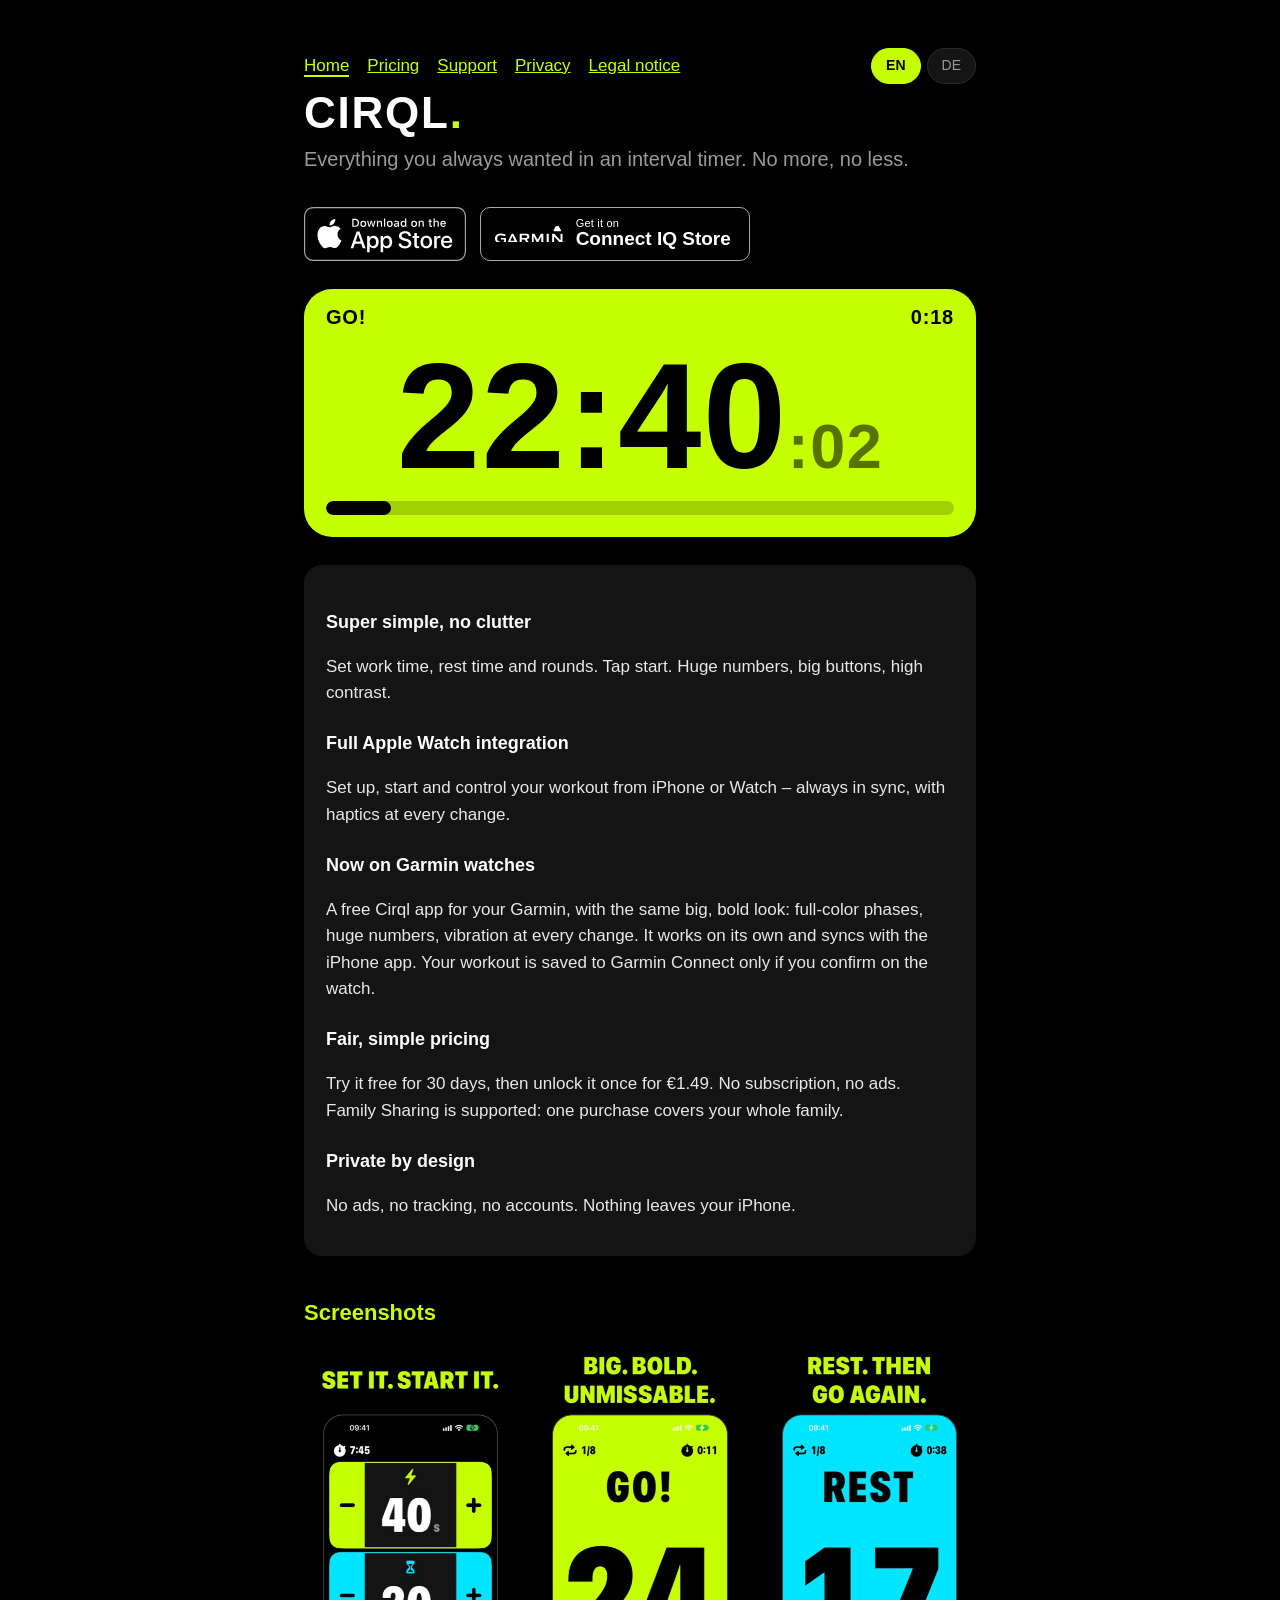
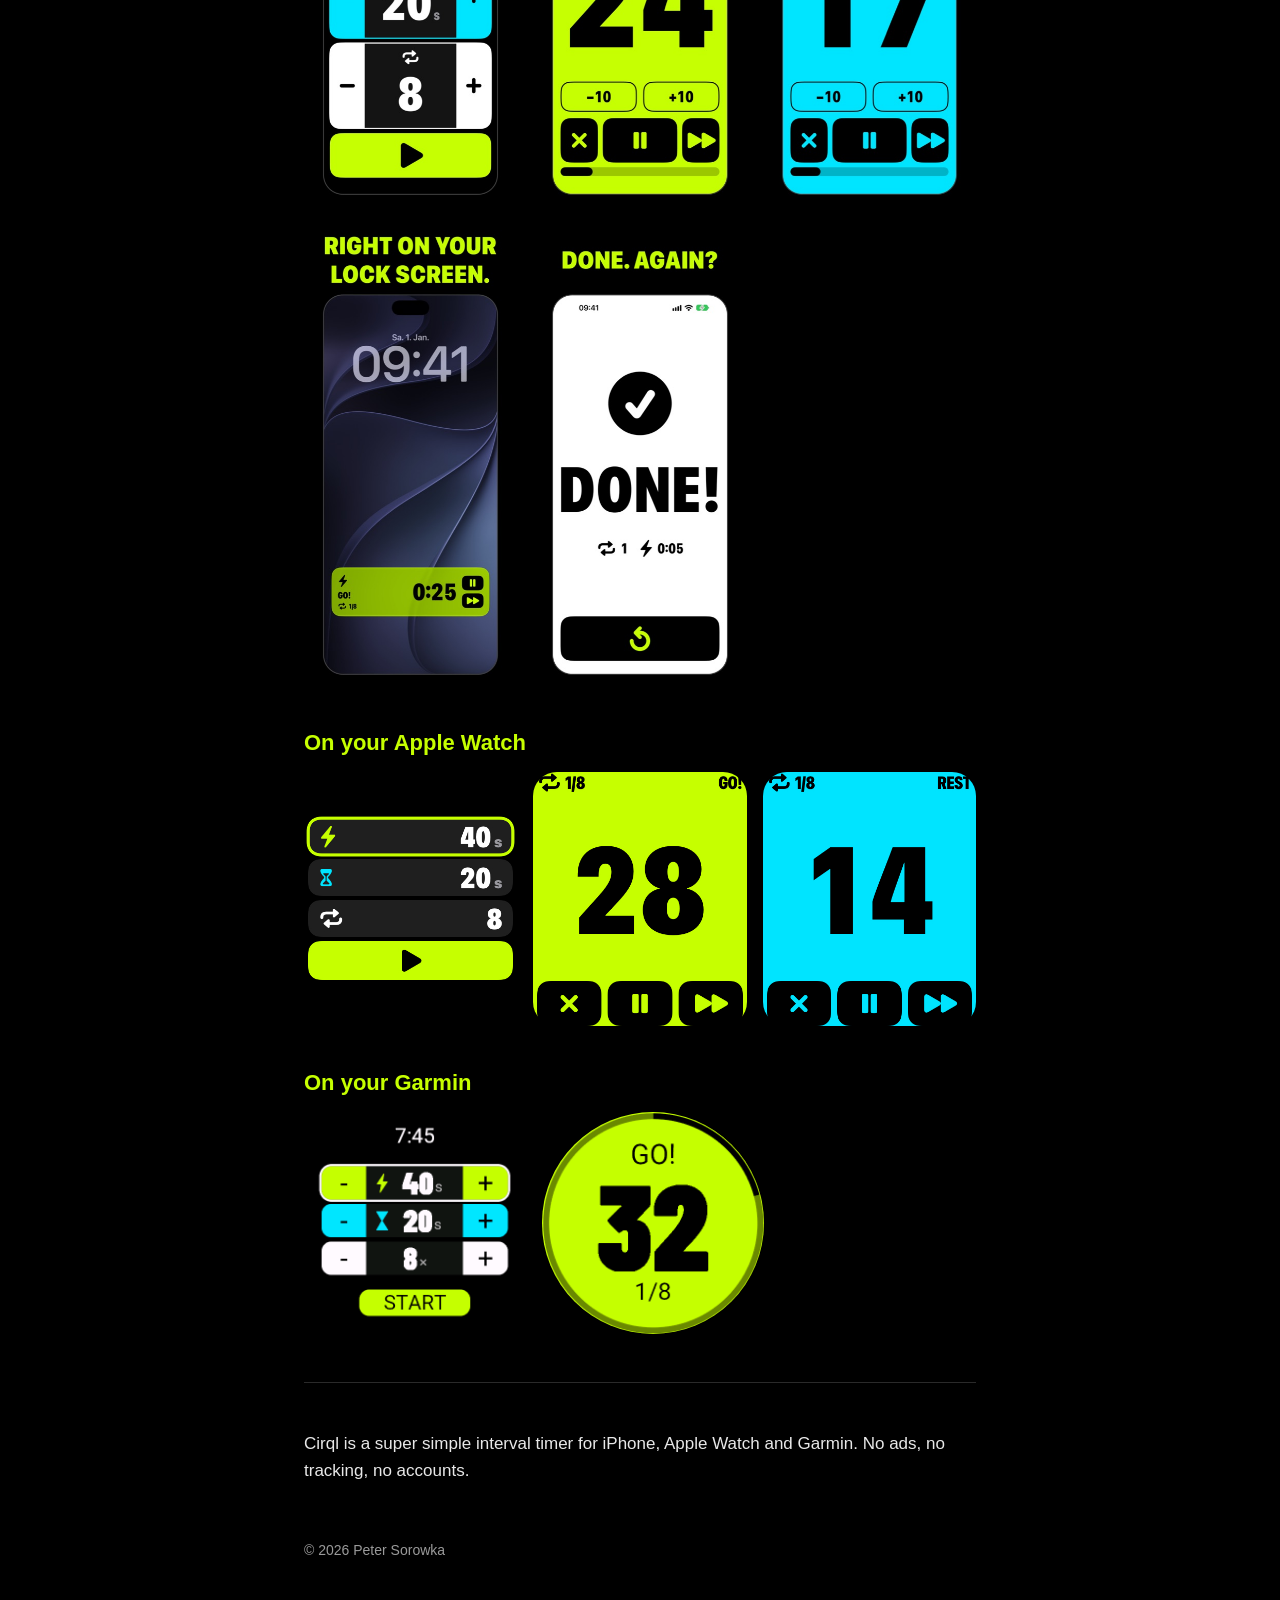
<file: index.html>
<!doctype html>
<html lang="en" data-lang="en">
<head>
<meta charset="utf-8"><meta name="viewport" content="width=device-width, initial-scale=1">
<title data-en="Cirql – Interval timer for iPhone, Apple Watch and Garmin" data-de="Cirql – Intervall-Timer für iPhone, Apple Watch und Garmin">Cirql – Interval timer for iPhone, Apple Watch and Garmin</title>
<meta name="description" content="Cirql is a super simple interval timer for iPhone, Apple Watch and Garmin watches. No ads, no tracking, no accounts.">
<link rel="icon" type="image/png" sizes="32x32" href="favicon-32.png"><link rel="icon" type="image/png" sizes="192x192" href="icon-192.png"><link rel="apple-touch-icon" href="apple-touch-icon.png">
<link rel="stylesheet" href="style.css">
<script src="lang.js"></script>
</head>
<body><main>
<div class="topbar"><nav><a href="index.html" aria-current="page"><span class="en">Home</span><span class="de">Start</span></a><a href="pricing.html"><span class="en">Pricing</span><span class="de">Preis</span></a><a href="support.html">Support</a><a href="privacy.html"><span class="en">Privacy</span><span class="de">Datenschutz</span></a><a href="impressum.html"><span class="en">Legal notice</span><span class="de">Impressum</span></a></nav><div class="lang" role="group" aria-label="Language"><button type="button" data-set-lang="en">EN</button><button type="button" data-set-lang="de">DE</button></div></div>
<h1>Cirql<span>.</span></h1>
<p class="lead"><span class="en">Everything you always wanted in an interval timer. No more, no less.</span><span class="de">Alles, was du dir von einem Intervall-Timer wünschst. Nicht mehr, nicht weniger.</span></p>
<div class="stores">
<a class="badge" href="https://apps.apple.com/us/app/cirql-just-intervals/id6831637604"><img class="en" src="img/appstore-en.svg" alt="Download on the App Store"><img class="de" src="img/appstore-de.svg" alt="Laden im App Store"></a>
<a class="badge garmin" href="https://apps.garmin.com/apps/1a6cc368-e240-49f0-b8cd-693457006400"><img src="img/garmin.svg" alt="Garmin" class="logo"><span><small><span class="en">Get it on</span><span class="de">Jetzt laden im</span></small>Connect IQ Store</span></a>
</div>
<div class="clock" id="clock" aria-label="Current time">
<div class="top"><span id="phase">GO!</span><span id="sec">0:00</span></div>
<div class="time" id="time">00:00<small>:00</small></div>
<div class="bar"><i id="bar"></i></div>
</div>
<div class="en">
<div class="card">
<h3>Super simple, no clutter</h3>
<p>Set work time, rest time and rounds. Tap start. Huge numbers, big buttons, high contrast.</p>
<h3>Full Apple Watch integration</h3>
<p>Set up, start and control your workout from iPhone or Watch – always in sync, with haptics at every change.</p>
<h3>Now on Garmin watches</h3>
<p>A free Cirql app for your Garmin, with the same big, bold look: full-color phases, huge numbers, vibration at every change. It works on its own and syncs with the iPhone app. Your workout is saved to Garmin Connect only if you confirm on the watch.</p>
<h3>Fair, simple pricing</h3>
<p>Try it free for 30 days, then unlock it once for €1.49. No subscription, no ads. Family Sharing is supported: one purchase covers your whole family. <span class="early">Installed in November 2026 or earlier? Cirql stays free for you forever.</span></p>
<h3>Private by design</h3>
<p>No ads, no tracking, no accounts. Nothing leaves your iPhone.</p>
</div>
</div>
<div class="de">
<div class="card">
<h3>Super einfach, ohne Ballast</h3>
<p>Trainingszeit, Pause und Runden einstellen. Start tippen. Riesige Zahlen, große Knöpfe, hoher Kontrast.</p>
<h3>Volle Apple-Watch-Integration</h3>
<p>Training an iPhone oder Watch einstellen, starten und steuern – immer synchron, mit Haptik bei jedem Wechsel.</p>
<h3>Jetzt auch für Garmin-Uhren</h3>
<p>Eine kostenlose Cirql-App für deine Garmin, im selben großen, kräftigen Look: Farbflächen je Phase, riesige Zahlen, Vibration bei jedem Wechsel. Sie läuft allein und synchronisiert sich mit der iPhone-App. Dein Training wird nur in Garmin Connect gespeichert, wenn du es auf der Uhr bestätigst.</p>
<h3>Fairer, einfacher Preis</h3>
<p>30 Tage kostenlos testen, danach einmalig für 1,49 € freischalten. Kein Abo, keine Werbung. Mit Familienfreigabe: ein Kauf gilt für die ganze Familie. <span class="early">Im November 2026 oder früher installiert? Dann bleibt Cirql für dich für immer kostenlos.</span></p>
<h3>Privat, von Grund auf</h3>
<p>Keine Werbung, kein Tracking, kein Konto. Nichts verlässt dein iPhone.</p>
</div>
</div>
<h2>Screenshots</h2>
<div class="shots en">
<img src="img/en-1-setup.jpg" alt="Set work time, rest time and rounds" loading="lazy">
<img src="img/en-2-work.jpg" alt="Work phase with huge countdown" loading="lazy">
<img src="img/en-3-rest.jpg" alt="Rest phase" loading="lazy">
<img src="img/en-4-lock.jpg" alt="Live Activity on the lock screen" loading="lazy">
<img src="img/en-5-done.jpg" alt="Workout done" loading="lazy">
</div>
<div class="shots de">
<img src="img/de-1-setup.jpg" alt="Trainingszeit, Pause und Runden einstellen" loading="lazy">
<img src="img/de-2-work.jpg" alt="Trainingsphase mit riesigem Countdown" loading="lazy">
<img src="img/de-3-rest.jpg" alt="Pausenphase" loading="lazy">
<img src="img/de-4-lock.jpg" alt="Live Activity auf dem Sperrbildschirm" loading="lazy">
<img src="img/de-5-done.jpg" alt="Training geschafft" loading="lazy">
</div>
<h2><span class="en">On your Apple Watch</span><span class="de">Auf deiner Apple Watch</span></h2>
<div class="shots watch">
<img src="img/applewatch-w3-setup.png" alt="Cirql on Apple Watch: set work time, rest time and rounds" loading="lazy" width="416" height="496">
<img src="img/applewatch-w1-work.png" alt="Cirql on Apple Watch: work phase with huge countdown" loading="lazy" width="416" height="496">
<img src="img/applewatch-w2-rest.png" alt="Cirql on Apple Watch: rest phase" loading="lazy" width="416" height="496">
</div>
<h2><span class="en">On your Garmin</span><span class="de">Auf deiner Garmin</span></h2>
<div class="shots garmin">
<img src="img/garmin-settings.png" alt="Cirql on a Garmin watch: set work time, rest time and rounds" loading="lazy" width="454" height="454">
<img src="img/garmin-run.png" alt="Cirql on a Garmin watch: work phase with huge countdown" loading="lazy" width="454" height="454">
</div>
<hr>
<p class="en">Cirql is a super simple interval timer for iPhone, Apple Watch and Garmin. No ads, no tracking, no accounts.</p>
<p class="de">Cirql ist ein super einfacher Intervall-Timer für iPhone, Apple Watch und Garmin. Keine Werbung, kein Tracking, kein Konto.</p>
<footer>© 2026 Peter Sorowka</footer>
<script>
// Early-Adopter-Hinweis verschwindet automatisch ab 1. Dezember 2026 (UTC).
if (Date.now() >= Date.UTC(2026, 11, 1)) document.querySelectorAll('.early').forEach(function (e) { e.remove(); });

(function(){
  var c=document.getElementById('clock'),t=document.getElementById('time'),ph=document.getElementById('phase'),sc=document.getElementById('sec'),bar=document.getElementById('bar');
  var p=function(n){return (n<10?'0':'')+n};
  function tick(){
    var d=new Date(),s=d.getSeconds(),ms=d.getMilliseconds(),pos=(s%30)+ms/1000,work=pos<20;
    t.innerHTML=p(d.getHours())+':'+p(d.getMinutes())+'<small>:'+p(s)+'</small>';
    c.classList.toggle('rest',!work);
    ph.textContent=work?'GO!':'REST';
    var left=Math.ceil(work?20-pos:30-pos);
    sc.textContent='0:'+p(left);
    bar.style.width=((work?pos/20:(pos-20)/10)*100)+'%';
  }
  tick(); setInterval(tick,100);
  })();
</script>
</main></body></html>
</file>
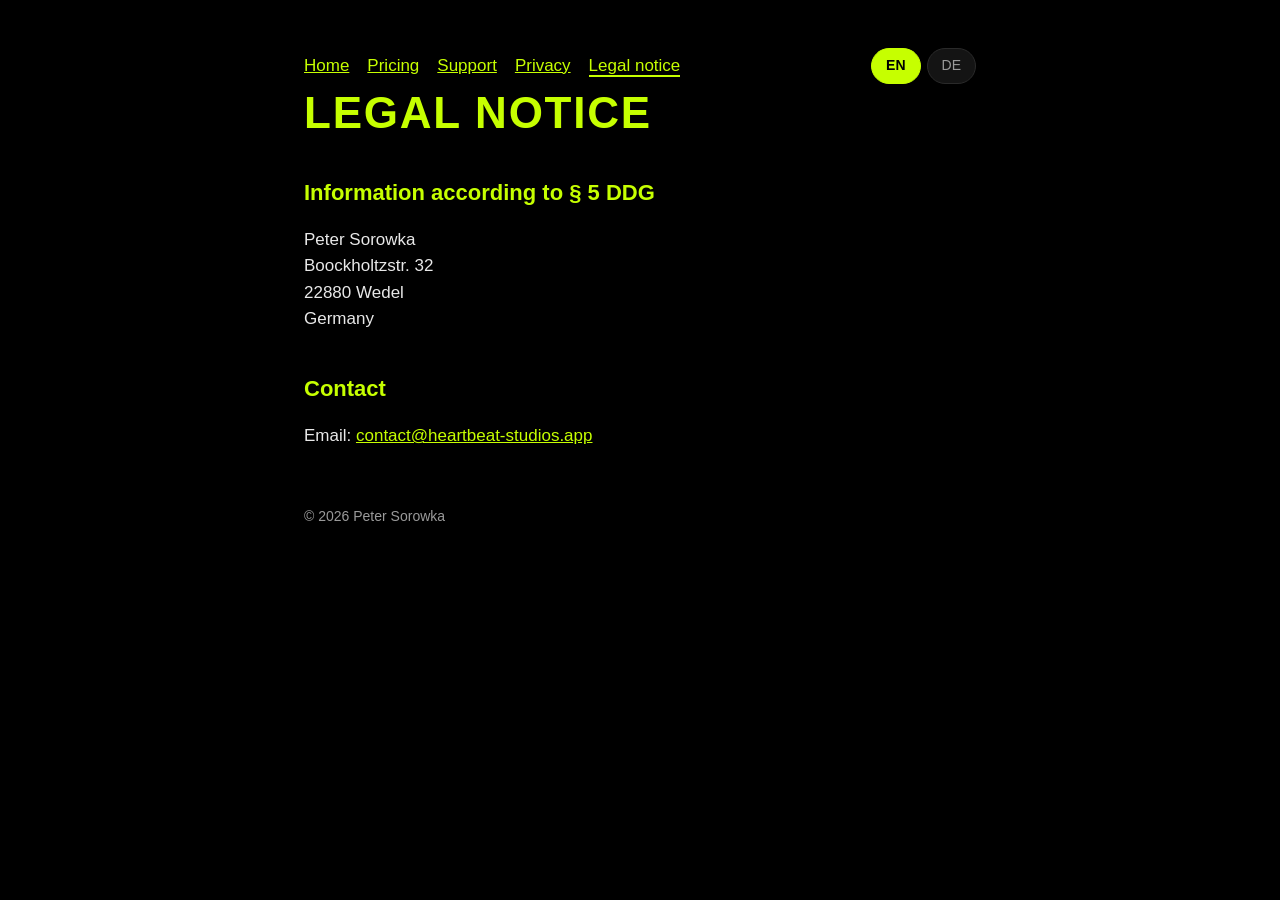
<file: impressum.html>
<!doctype html>
<html lang="en" data-lang="en">
<head>
<meta charset="utf-8"><meta name="viewport" content="width=device-width, initial-scale=1">
<title data-en="Cirql – Legal notice" data-de="Cirql – Impressum">Cirql – Legal notice</title>
<link rel="icon" type="image/png" sizes="32x32" href="favicon-32.png"><link rel="icon" type="image/png" sizes="192x192" href="icon-192.png"><link rel="apple-touch-icon" href="apple-touch-icon.png">
<link rel="stylesheet" href="style.css">
<script src="lang.js"></script>
</head>
<body><main>
<div class="topbar"><nav><a href="index.html"><span class="en">Home</span><span class="de">Start</span></a><a href="pricing.html"><span class="en">Pricing</span><span class="de">Preis</span></a><a href="support.html">Support</a><a href="privacy.html"><span class="en">Privacy</span><span class="de">Datenschutz</span></a><a href="impressum.html" aria-current="page"><span class="en">Legal notice</span><span class="de">Impressum</span></a></nav><div class="lang" role="group" aria-label="Language"><button type="button" data-set-lang="en">EN</button><button type="button" data-set-lang="de">DE</button></div></div>
<h1><span class="en">Legal notice</span><span class="de">Impressum</span></h1>
<div class="en">
<h2>Information according to § 5 DDG</h2>
<p>Peter Sorowka<br>Boockholtzstr. 32<br>22880 Wedel<br>Germany</p>
<h2>Contact</h2>
<p>Email: <a href="mailto:contact@heartbeat-studios.app">contact@heartbeat-studios.app</a></p>
</div>
<div class="de">
<h2>Angaben gemäß § 5 DDG</h2>
<p>Peter Sorowka<br>Boockholtzstr. 32<br>22880 Wedel<br>Deutschland</p>
<h2>Kontakt</h2>
<p>E-Mail: <a href="mailto:contact@heartbeat-studios.app">contact@heartbeat-studios.app</a></p>
</div>
<footer>© 2026 Peter Sorowka</footer>
</main></body></html>
</file>
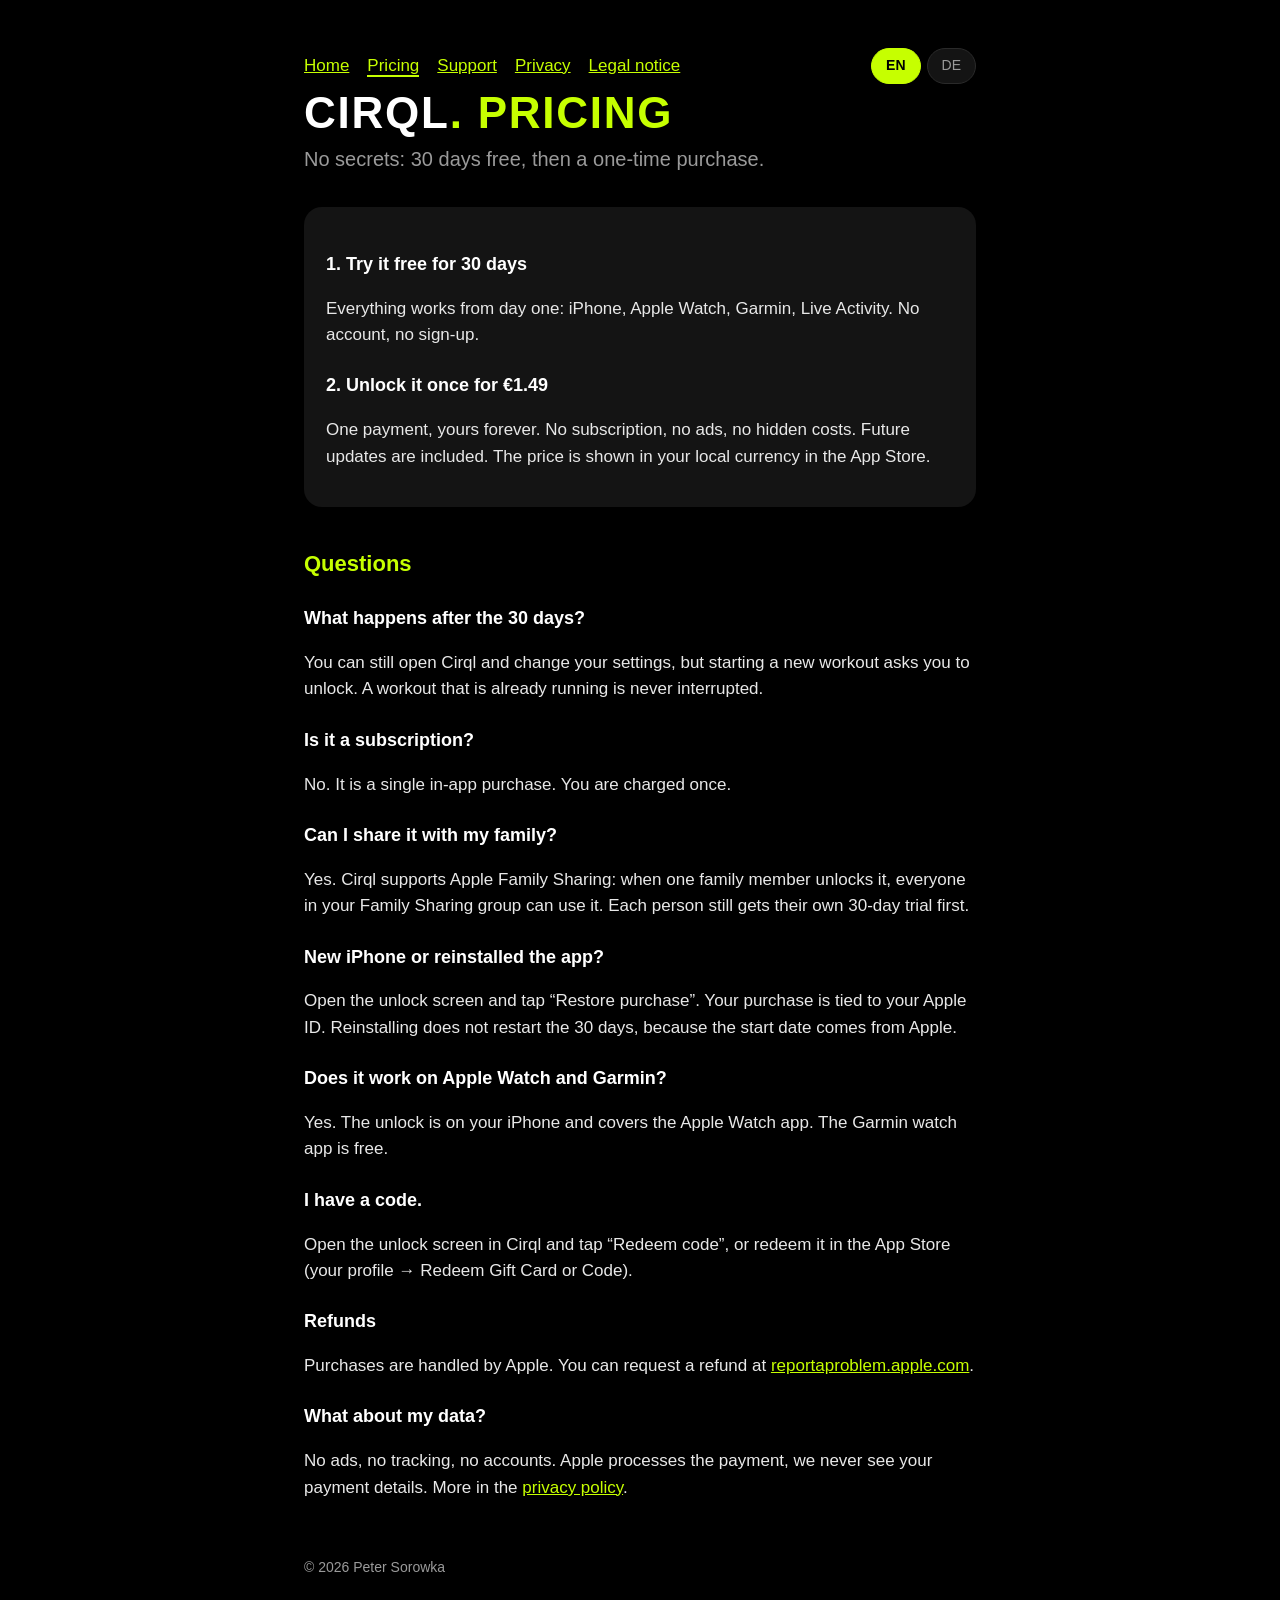
<file: pricing.html>
<!doctype html>
<html lang="en" data-lang="en">
<head>
<meta charset="utf-8"><meta name="viewport" content="width=device-width, initial-scale=1">
<title data-en="Cirql – Pricing" data-de="Cirql – Preis">Cirql – Pricing</title>
<meta name="description" content="Cirql: try it free for 30 days, then unlock it once for €1.49. No subscription, no ads.">
<link rel="icon" type="image/png" sizes="32x32" href="favicon-32.png"><link rel="icon" type="image/png" sizes="192x192" href="icon-192.png"><link rel="apple-touch-icon" href="apple-touch-icon.png">
<link rel="stylesheet" href="style.css">
<script src="lang.js"></script>
</head>
<body><main>
<div class="topbar"><nav><a href="index.html"><span class="en">Home</span><span class="de">Start</span></a><a href="pricing.html" aria-current="page"><span class="en">Pricing</span><span class="de">Preis</span></a><a href="support.html">Support</a><a href="privacy.html"><span class="en">Privacy</span><span class="de">Datenschutz</span></a><a href="impressum.html"><span class="en">Legal notice</span><span class="de">Impressum</span></a></nav><div class="lang" role="group" aria-label="Language"><button type="button" data-set-lang="en">EN</button><button type="button" data-set-lang="de">DE</button></div></div>
<h1>Cirql<span>.</span> <span class="en">Pricing</span><span class="de">Preis</span></h1>
<div class="en">
<p class="lead">No secrets: 30 days free, then a one-time purchase.</p>
<div class="card">
<h3>1. Try it free for 30 days</h3>
<p>Everything works from day one: iPhone, Apple Watch, Garmin, Live Activity. No account, no sign-up.</p>
<h3>2. Unlock it once for €1.49</h3>
<p>One payment, yours forever. No subscription, no ads, no hidden costs. Future updates are included. The price is shown in your local currency in the App Store.</p>
</div>
<p class="early"><b>Early adopters:</b> everyone who installs Cirql in November 2026 or earlier keeps it free forever. No purchase needed, ever.</p>

<h2>Questions</h2>
<h3>What happens after the 30 days?</h3>
<p>You can still open Cirql and change your settings, but starting a new workout asks you to unlock. A workout that is already running is never interrupted.</p>
<h3>Is it a subscription?</h3>
<p>No. It is a single in-app purchase. You are charged once.</p>
<h3>Can I share it with my family?</h3>
<p>Yes. Cirql supports Apple Family Sharing: when one family member unlocks it, everyone in your Family Sharing group can use it. Each person still gets their own 30-day trial first.</p>
<h3>New iPhone or reinstalled the app?</h3>
<p>Open the unlock screen and tap “Restore purchase”. Your purchase is tied to your Apple ID. Reinstalling does not restart the 30 days, because the start date comes from Apple.</p>
<h3>Does it work on Apple Watch and Garmin?</h3>
<p>Yes. The unlock is on your iPhone and covers the Apple Watch app. The Garmin watch app is free.</p>
<h3>I have a code.</h3>
<p>Open the unlock screen in Cirql and tap “Redeem code”, or redeem it in the App Store (your profile → Redeem Gift Card or Code).</p>
<h3>Refunds</h3>
<p>Purchases are handled by Apple. You can request a refund at <a href="https://reportaproblem.apple.com">reportaproblem.apple.com</a>.</p>
<h3>What about my data?</h3>
<p>No ads, no tracking, no accounts. Apple processes the payment, we never see your payment details. More in the <a href="privacy.html">privacy policy</a>.</p>
</div>
<div class="de">
<p class="lead">Keine Geheimnisse: 30 Tage kostenlos, danach ein einmaliger Kauf.</p>
<div class="card">
<h3>1. 30 Tage kostenlos testen</h3>
<p>Vom ersten Tag an funktioniert alles: iPhone, Apple Watch, Garmin, Live-Aktivität. Kein Konto, keine Anmeldung.</p>
<h3>2. Einmalig für 1,49 € freischalten</h3>
<p>Eine Zahlung, für immer deins. Kein Abo, keine Werbung, keine versteckten Kosten. Künftige Updates sind inklusive. Der Preis wird im App Store in deiner Landeswährung angezeigt.</p>
</div>
<p class="early"><b>Early Adopter:</b> Wer Cirql im November 2026 oder früher installiert, behält es für immer kostenlos. Ein Kauf ist nie nötig.</p>

<h2>Fragen</h2>
<h3>Was passiert nach den 30 Tagen?</h3>
<p>Du kannst Cirql weiterhin öffnen und deine Einstellungen ändern, aber zum Starten eines neuen Trainings musst du freischalten. Ein bereits laufendes Training wird nie unterbrochen.</p>
<h3>Ist das ein Abo?</h3>
<p>Nein. Es ist ein einzelner In-App-Kauf. Du zahlst einmal.</p>
<h3>Kann ich es mit meiner Familie teilen?</h3>
<p>Ja. Cirql unterstützt die Apple-Familienfreigabe: Schaltet ein Familienmitglied frei, können alle in deiner Familienfreigabe es nutzen. Jede Person bekommt trotzdem zuerst ihre eigenen 30 Testtage.</p>
<h3>Neues iPhone oder App neu installiert?</h3>
<p>Öffne den Freischalt-Bildschirm und tippe auf „Restore purchase“ (Kauf wiederherstellen). Dein Kauf hängt an deiner Apple-ID. Eine Neuinstallation startet die 30 Tage nicht neu, denn das Startdatum kommt von Apple.</p>
<h3>Gilt es auch für Apple Watch und Garmin?</h3>
<p>Ja. Die Freischaltung liegt auf dem iPhone und deckt die Apple-Watch-App ab. Die Garmin-App ist kostenlos.</p>
<h3>Ich habe einen Code.</h3>
<p>Öffne in Cirql den Freischalt-Bildschirm und tippe auf „Redeem code“ (Code einlösen), oder löse ihn im App Store ein (dein Profil → Geschenkkarte oder Code einlösen).</p>
<h3>Rückerstattung</h3>
<p>Käufe werden von Apple abgewickelt. Eine Rückerstattung beantragst du unter <a href="https://reportaproblem.apple.com">reportaproblem.apple.com</a>.</p>
<h3>Und meine Daten?</h3>
<p>Keine Werbung, kein Tracking, keine Konten. Die Zahlung verarbeitet Apple, deine Zahlungsdaten sehen wir nie. Mehr in der <a href="privacy.html">Datenschutzerklärung</a>.</p>
</div>
<footer>© 2026 Peter Sorowka</footer>
<script>
// Early-Adopter-Hinweis verschwindet automatisch ab 1. Dezember 2026 (UTC).
if (Date.now() >= Date.UTC(2026, 11, 1)) document.querySelectorAll('.early').forEach(function (e) { e.remove(); });
</script>
</main></body></html>
</file>
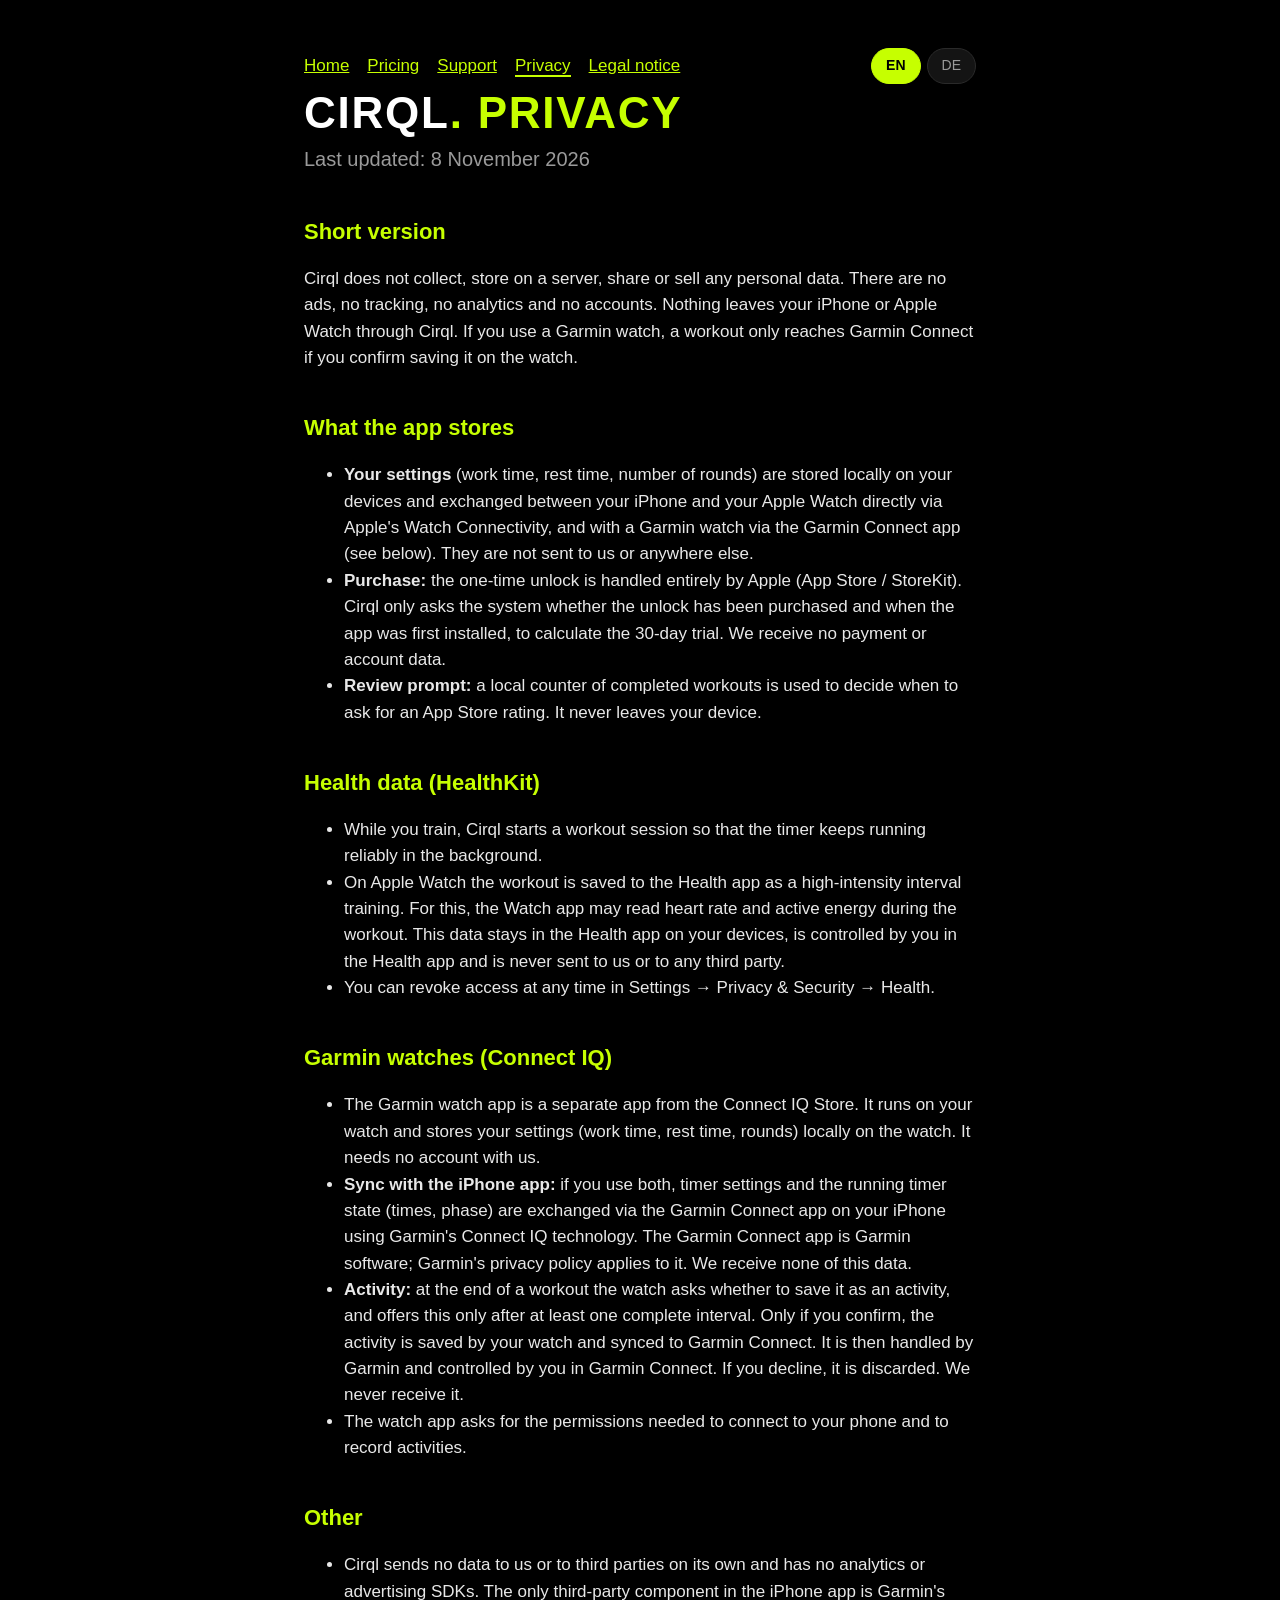
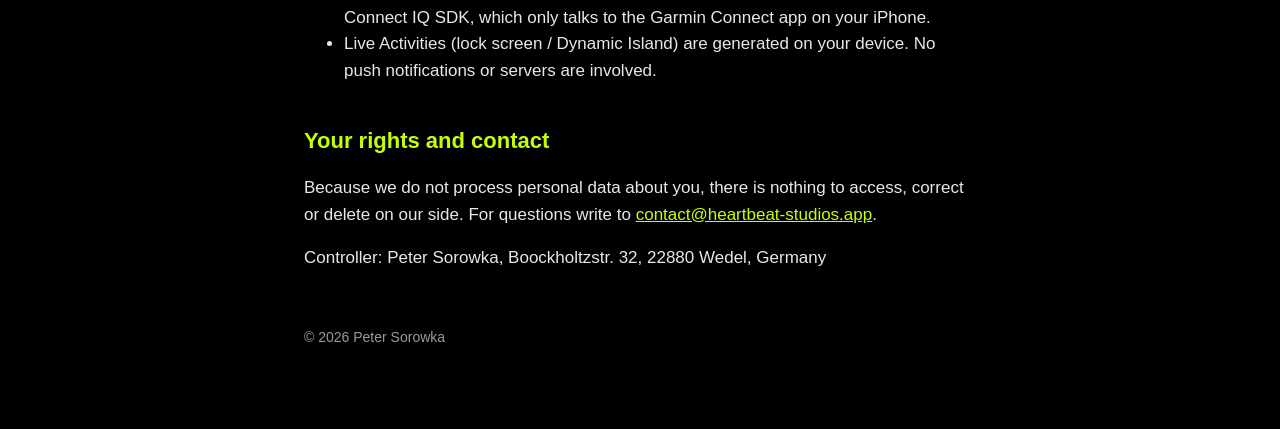
<file: privacy.html>
<!doctype html>
<html lang="en" data-lang="en">
<head>
<meta charset="utf-8"><meta name="viewport" content="width=device-width, initial-scale=1">
<title data-en="Cirql – Privacy Policy" data-de="Cirql – Datenschutzerklärung">Cirql – Privacy Policy</title>
<link rel="icon" type="image/png" sizes="32x32" href="favicon-32.png"><link rel="icon" type="image/png" sizes="192x192" href="icon-192.png"><link rel="apple-touch-icon" href="apple-touch-icon.png">
<link rel="stylesheet" href="style.css">
<script src="lang.js"></script>
</head>
<body><main>
<div class="topbar"><nav><a href="index.html"><span class="en">Home</span><span class="de">Start</span></a><a href="pricing.html"><span class="en">Pricing</span><span class="de">Preis</span></a><a href="support.html">Support</a><a href="privacy.html" aria-current="page"><span class="en">Privacy</span><span class="de">Datenschutz</span></a><a href="impressum.html"><span class="en">Legal notice</span><span class="de">Impressum</span></a></nav><div class="lang" role="group" aria-label="Language"><button type="button" data-set-lang="en">EN</button><button type="button" data-set-lang="de">DE</button></div></div>
<h1>Cirql<span>.</span> <span class="en">Privacy</span><span class="de">Datenschutz</span></h1>
<div class="en">
<p class="lead">Last updated: 8 November 2026</p>

<h2>Short version</h2>
<p>Cirql does not collect, store on a server, share or sell any personal data. There are no ads, no tracking, no analytics and no accounts. Nothing leaves your iPhone or Apple Watch through Cirql. If you use a Garmin watch, a workout only reaches Garmin Connect if you confirm saving it on the watch.</p>

<h2>What the app stores</h2>
<ul>
<li><b>Your settings</b> (work time, rest time, number of rounds) are stored locally on your devices and exchanged between your iPhone and your Apple Watch directly via Apple's Watch Connectivity, and with a Garmin watch via the Garmin Connect app (see below). They are not sent to us or anywhere else.</li>
<li><b>Purchase:</b> the one-time unlock is handled entirely by Apple (App Store / StoreKit). Cirql only asks the system whether the unlock has been purchased and when the app was first installed, to calculate the 30-day trial. We receive no payment or account data.</li>
<li><b>Review prompt:</b> a local counter of completed workouts is used to decide when to ask for an App Store rating. It never leaves your device.</li>
</ul>

<h2>Health data (HealthKit)</h2>
<ul>
<li>While you train, Cirql starts a workout session so that the timer keeps running reliably in the background.</li>
<li>On Apple Watch the workout is saved to the Health app as a high-intensity interval training. For this, the Watch app may read heart rate and active energy during the workout. This data stays in the Health app on your devices, is controlled by you in the Health app and is never sent to us or to any third party.</li>
<li>You can revoke access at any time in Settings → Privacy &amp; Security → Health.</li>
</ul>

<h2>Garmin watches (Connect IQ)</h2>
<ul>
<li>The Garmin watch app is a separate app from the Connect IQ Store. It runs on your watch and stores your settings (work time, rest time, rounds) locally on the watch. It needs no account with us.</li>
<li><b>Sync with the iPhone app:</b> if you use both, timer settings and the running timer state (times, phase) are exchanged via the Garmin Connect app on your iPhone using Garmin's Connect IQ technology. The Garmin Connect app is Garmin software; Garmin's privacy policy applies to it. We receive none of this data.</li>
<li><b>Activity:</b> at the end of a workout the watch asks whether to save it as an activity, and offers this only after at least one complete interval. Only if you confirm, the activity is saved by your watch and synced to Garmin Connect. It is then handled by Garmin and controlled by you in Garmin Connect. If you decline, it is discarded. We never receive it.</li>
<li>The watch app asks for the permissions needed to connect to your phone and to record activities.</li>
</ul>

<h2>Other</h2>
<ul>
<li>Cirql sends no data to us or to third parties on its own and has no analytics or advertising SDKs. The only third-party component in the iPhone app is Garmin's Connect IQ SDK, which only talks to the Garmin Connect app on your iPhone.</li>
<li>Live Activities (lock screen / Dynamic Island) are generated on your device. No push notifications or servers are involved.</li>
</ul>

<h2>Your rights and contact</h2>
<p>Because we do not process personal data about you, there is nothing to access, correct or delete on our side. For questions write to <a href="mailto:contact@heartbeat-studios.app">contact@heartbeat-studios.app</a>.</p>
<p>Controller: Peter Sorowka, Boockholtzstr. 32, 22880 Wedel, Germany</p>
</div>
<div class="de">
<p class="lead">Stand: 8. November 2026</p>

<h2>Kurzfassung</h2>
<p>Cirql erhebt, speichert auf Servern, teilt oder verkauft keine personenbezogenen Daten. Es gibt keine Werbung, kein Tracking, keine Analyse und keine Konten. Über Cirql verlässt nichts dein iPhone oder deine Apple Watch. Nutzt du eine Garmin-Uhr, gelangt ein Training nur dann in Garmin Connect, wenn du das Speichern auf der Uhr bestätigst.</p>

<h2>Was die App speichert</h2>
<ul>
<li><b>Deine Einstellungen</b> (Trainingszeit, Pause, Rundenzahl) liegen lokal auf deinen Geräten und werden direkt über Apples Watch Connectivity zwischen iPhone und Apple Watch abgeglichen, mit einer Garmin-Uhr über die Garmin-Connect-App (siehe unten). Sie werden weder an uns noch sonst irgendwohin gesendet.</li>
<li><b>Kauf:</b> Das einmalige Freischalten wird komplett über Apple (App Store / StoreKit) abgewickelt. Cirql fragt nur das System, ob die Freischaltung gekauft wurde und wann die App erstmals installiert wurde, um die 30 Tage Testphase zu berechnen. Zahlungs- oder Kontodaten erhalten wir nicht.</li>
<li><b>Bewertungsanfrage:</b> Ein lokaler Zähler abgeschlossener Trainings entscheidet, wann um eine Bewertung im App Store gebeten wird. Er verlässt dein Gerät nie.</li>
</ul>

<h2>Gesundheitsdaten (HealthKit)</h2>
<ul>
<li>Während du trainierst, startet Cirql eine Workout-Sitzung, damit der Timer im Hintergrund zuverlässig weiterläuft.</li>
<li>Auf der Apple Watch wird das Training als hochintensives Intervalltraining in der Health-App gespeichert. Dafür darf die Watch-App während des Trainings Herzfrequenz und Aktivenergie lesen. Diese Daten bleiben in der Health-App auf deinen Geräten, du steuerst sie dort selbst und sie werden weder an uns noch an Dritte gesendet.</li>
<li>Den Zugriff kannst du jederzeit unter Einstellungen → Datenschutz &amp; Sicherheit → Health widerrufen.</li>
</ul>

<h2>Garmin-Uhren (Connect IQ)</h2>
<ul>
<li>Die Garmin-Uhr-App ist eine eigene App aus dem Connect-IQ-Store. Sie läuft auf deiner Uhr und speichert deine Einstellungen (Trainingszeit, Pause, Runden) lokal auf der Uhr. Sie braucht kein Konto bei uns.</li>
<li><b>Abgleich mit der iPhone-App:</b> Nutzt du beide, werden Timer-Einstellungen und der laufende Timer-Zustand (Zeiten, Phase) über die Garmin-Connect-App auf deinem iPhone mit Garmins Connect-IQ-Technik abgeglichen. Die Garmin-Connect-App ist Software von Garmin; für sie gilt die Datenschutzerklärung von Garmin. Wir erhalten diese Daten nicht.</li>
<li><b>Aktivität:</b> Am Ende eines Trainings fragt die Uhr, ob es als Aktivität gespeichert werden soll, und bietet das erst nach mindestens einem kompletten Intervall an. Nur wenn du bestätigst, speichert deine Uhr die Aktivität und gleicht sie mit Garmin Connect ab. Sie wird dann von Garmin verarbeitet und von dir in Garmin Connect gesteuert. Lehnst du ab, wird sie verworfen. Wir erhalten sie nie.</li>
<li>Die Uhr-App fragt die Berechtigungen ab, die nötig sind, um sich mit deinem Handy zu verbinden und Aktivitäten aufzuzeichnen.</li>
</ul>

<h2>Sonstiges</h2>
<ul>
<li>Cirql sendet von sich aus keine Daten an uns oder Dritte und enthält keine Analyse- oder Werbe-SDKs. Die einzige Fremdkomponente in der iPhone-App ist Garmins Connect-IQ-SDK, das nur mit der Garmin-Connect-App auf deinem iPhone spricht.</li>
<li>Live-Aktivitäten (Sperrbildschirm / Dynamic Island) entstehen auf deinem Gerät. Es sind weder Push-Benachrichtigungen noch Server beteiligt.</li>
</ul>

<h2>Deine Rechte und Kontakt</h2>
<p>Da wir keine personenbezogenen Daten über dich verarbeiten, gibt es auf unserer Seite nichts Auskunft zu erteilen, zu berichtigen oder zu löschen. Bei Fragen schreib an <a href="mailto:contact@heartbeat-studios.app">contact@heartbeat-studios.app</a>.</p>
<p>Verantwortlicher: Peter Sorowka, Boockholtzstr. 32, 22880 Wedel</p>
</div>
<footer>© 2026 Peter Sorowka</footer>
</main></body></html>
</file>
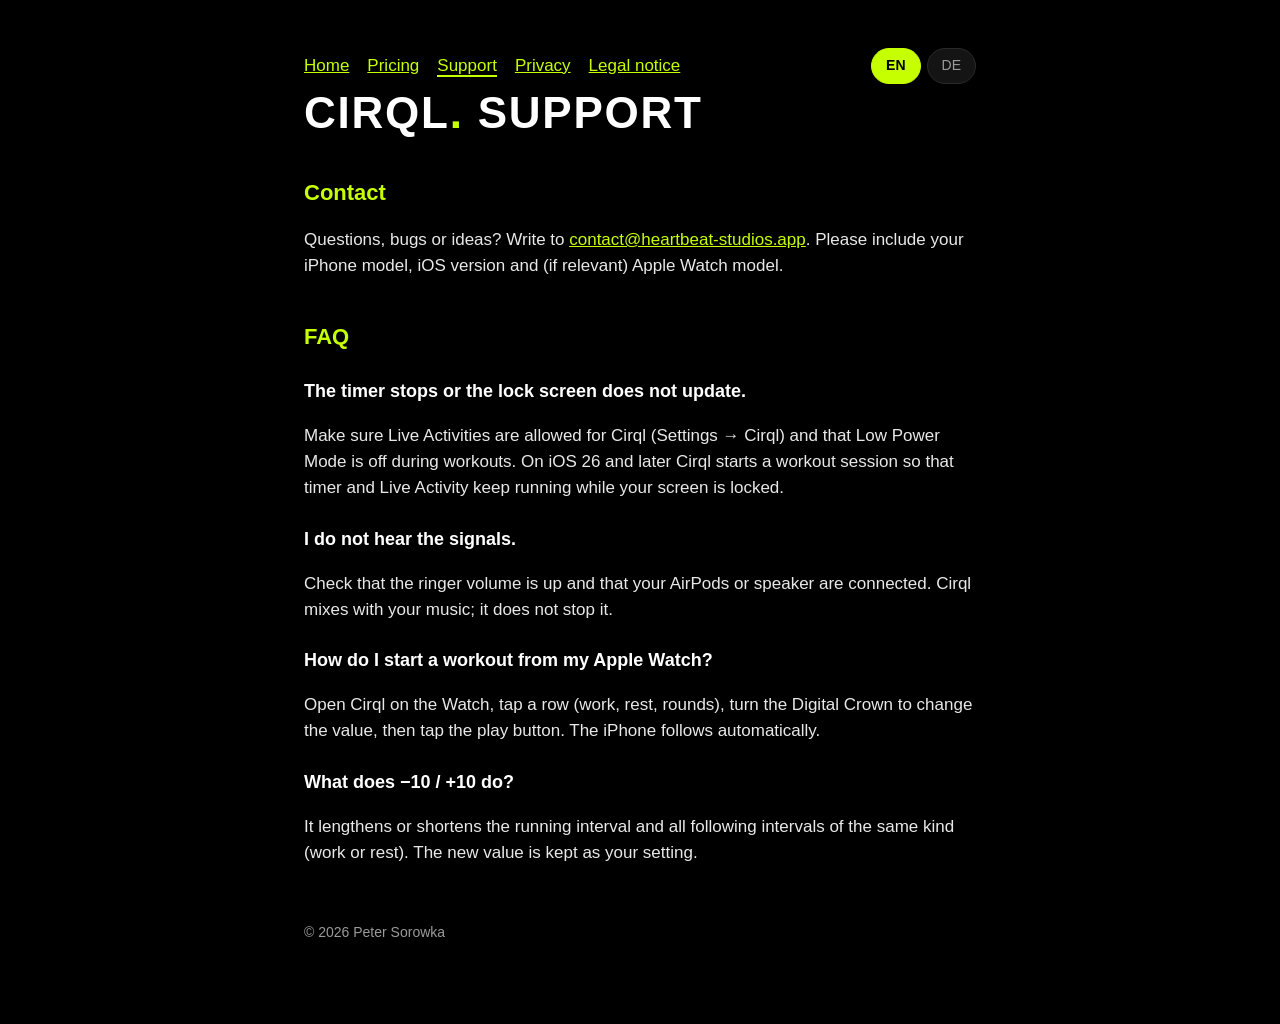
<file: support.html>
<!doctype html>
<html lang="en" data-lang="en">
<head>
<meta charset="utf-8"><meta name="viewport" content="width=device-width, initial-scale=1">
<title data-en="Cirql – Support" data-de="Cirql – Support">Cirql – Support</title>
<link rel="icon" type="image/png" sizes="32x32" href="favicon-32.png"><link rel="icon" type="image/png" sizes="192x192" href="icon-192.png"><link rel="apple-touch-icon" href="apple-touch-icon.png">
<link rel="stylesheet" href="style.css">
<script src="lang.js"></script>
</head>
<body><main>
<div class="topbar"><nav><a href="index.html"><span class="en">Home</span><span class="de">Start</span></a><a href="pricing.html"><span class="en">Pricing</span><span class="de">Preis</span></a><a href="support.html" aria-current="page">Support</a><a href="privacy.html"><span class="en">Privacy</span><span class="de">Datenschutz</span></a><a href="impressum.html"><span class="en">Legal notice</span><span class="de">Impressum</span></a></nav><div class="lang" role="group" aria-label="Language"><button type="button" data-set-lang="en">EN</button><button type="button" data-set-lang="de">DE</button></div></div>
<h1>Cirql<span>.</span> Support</h1>
<div class="en">
<h2>Contact</h2>
<p>Questions, bugs or ideas? Write to <a href="mailto:contact@heartbeat-studios.app">contact@heartbeat-studios.app</a>. Please include your iPhone model, iOS version and (if relevant) Apple Watch model.</p>

<h2>FAQ</h2>
<h3>The timer stops or the lock screen does not update.</h3>
<p>Make sure Live Activities are allowed for Cirql (Settings → Cirql) and that Low Power Mode is off during workouts. On iOS 26 and later Cirql starts a workout session so that timer and Live Activity keep running while your screen is locked.</p>
<h3>I do not hear the signals.</h3>
<p>Check that the ringer volume is up and that your AirPods or speaker are connected. Cirql mixes with your music; it does not stop it.</p>
<h3>How do I start a workout from my Apple Watch?</h3>
<p>Open Cirql on the Watch, tap a row (work, rest, rounds), turn the Digital Crown to change the value, then tap the play button. The iPhone follows automatically.</p>
<h3>What does −10 / +10 do?</h3>
<p>It lengthens or shortens the running interval and all following intervals of the same kind (work or rest). The new value is kept as your setting.</p>
</div>
<div class="de">
<h2>Kontakt</h2>
<p>Fragen, Fehler oder Ideen? Schreib an <a href="mailto:contact@heartbeat-studios.app">contact@heartbeat-studios.app</a>. Bitte nenne dein iPhone-Modell, die iOS-Version und gegebenenfalls das Apple-Watch-Modell.</p>
<h3>Der Timer stoppt oder der Sperrbildschirm aktualisiert sich nicht.</h3>
<p>Erlaube Live-Aktivitäten für Cirql (Einstellungen → Cirql) und schalte den Energiesparmodus während des Trainings aus. Ab iOS 26 startet Cirql eine Workout-Sitzung, damit Timer und Live-Aktivität bei gesperrtem Bildschirm weiterlaufen.</p>
<h3>Ich höre die Signale nicht.</h3>
<p>Prüfe die Lautstärke und ob deine AirPods oder der Lautsprecher verbunden sind. Cirql mischt sich unter deine Musik und stoppt sie nicht.</p>
<h3>Wie starte ich ein Training an der Apple Watch?</h3>
<p>Öffne Cirql auf der Watch, tippe eine Zeile an (Training, Pause, Runden), drehe die Digital Crown und tippe auf Play. Das iPhone folgt automatisch.</p>
<h3>Was bewirken −10 / +10?</h3>
<p>Damit verlängerst oder verkürzt du das laufende Intervall und alle folgenden Intervalle der gleichen Art (Training oder Pause). Der neue Wert bleibt als Einstellung gespeichert.</p>
</div>
<footer>© 2026 Peter Sorowka</footer>
</main></body></html>
</file>
<file: style.css>
:root { --bg:#000; --fg:#fff; --dim:#9a9a9a; --lime:#c6ff00; --panel:#141414; }
* { box-sizing: border-box; }
html { background: var(--bg); }
body { margin:0; color:var(--fg); background:var(--bg); font:17px/1.55 -apple-system, "SF Pro Text", "Helvetica Neue", Arial, sans-serif; }
main { max-width: 720px; margin: 0 auto; padding: 48px 24px 80px; }
h1 { font: 900 44px/1.05 "Arial Narrow", "Helvetica Neue", Arial, sans-serif; letter-spacing: .04em; text-transform: uppercase; margin: 0 0 8px; }
h1 span { color: var(--lime); }
h2 { font-size: 22px; margin: 40px 0 8px; color: var(--lime); }
h3 { font-size: 18px; margin: 24px 0 4px; }
p, li { color: #e8e8e8; }
a { color: var(--lime); }
.lead { font-size: 20px; color: var(--dim); margin: 0 0 32px; }
.card { background: var(--panel); border-radius: 18px; padding: 20px 22px; margin: 20px 0; }
nav a { margin-right: 18px; }
hr { border: 0; border-top: 1px solid #2a2a2a; margin: 48px 0; }
footer { color: var(--dim); font-size: 14px; margin-top: 56px; }

/* Live clock, styled like the app's run screen */
.clock { --c: var(--lime); background: var(--c); color:#000; border-radius: 28px; padding: 18px 22px 22px; margin: 28px 0; transition: background .25s; }
.clock.rest { --c:#00e5ff; }
.clock .top { display:flex; justify-content:space-between; font: 900 20px/1 "Arial Narrow","Helvetica Neue",Arial,sans-serif; letter-spacing:.04em; text-transform:uppercase; }
.clock .time { font: 900 clamp(72px, 22vw, 150px)/1 "Arial Narrow","Helvetica Neue",Arial,sans-serif; letter-spacing:.01em; text-align:center; margin: 14px 0 10px; font-variant-numeric: tabular-nums; }
.clock .time small { font-size:.42em; opacity:.55; }
.clock .bar { height:14px; background: rgba(0,0,0,.18); border-radius: 8px; overflow:hidden; }
.clock .bar i { display:block; height:100%; width:0; background:#000; border-radius:8px; }

/* Screenshots */
.lang button { background:var(--panel); color:var(--dim); border:1px solid #2a2a2a; border-radius:999px; padding:6px 14px; font:inherit; font-size:14px; cursor:pointer; }
.lang button.on { color:#000; background:var(--lime); border-color:var(--lime); font-weight:700; }
.shots { display:grid; grid-template-columns: repeat(3, 1fr); gap:16px; margin:12px 0 0; }
.shots img { width:100%; height:auto; border-radius: 22px; background:var(--panel); }
.shots.watch { grid-template-columns: repeat(3, 1fr); }
.shots.watch img { border-radius: 24px; }
.shots.garmin { grid-template-columns: repeat(2, 1fr); max-width: 460px; }
.shots.garmin img { border-radius: 50%; }
@media (max-width: 560px) { .shots, .shots.watch { grid-template-columns: repeat(2, 1fr); gap:12px; } .shots.garmin { grid-template-columns: repeat(2, 1fr); } }
@media (prefers-reduced-motion: reduce) { .clock { transition:none; } }

/* Language switch: show only the active language */
html[data-lang="en"] .de, html[data-lang="de"] .en { display: none !important; }
.topbar { display:flex; align-items:center; justify-content:space-between; gap:12px; flex-wrap:wrap; margin: 0 0 6px; }
.topbar nav { margin:0; }
.lang { display:flex; gap:6px; }

nav a[aria-current="page"] { text-decoration: none; border-bottom: 2px solid var(--lime); }

.stores { display:flex; flex-wrap:wrap; gap:14px; align-items:center; margin: 0 0 8px; }
.stores .badge { display:inline-flex; align-items:center; height:54px; text-decoration:none; }
.stores .badge img { height:54px; width:auto; display:block; }
.stores .badge.garmin { box-sizing:border-box; gap:10px; padding:0 18px 0 14px; background:#000; color:#fff; border:1px solid #a6a6a6; border-radius:10px; }
.stores .badge.garmin .logo { height:16px; width:auto; }
.stores .badge.garmin > span { display:flex; flex-direction:column; font: 600 19px/1.1 -apple-system,"SF Pro Display","Helvetica Neue",Arial,sans-serif; }
.stores .badge.garmin small { font-size:11px; font-weight:400; letter-spacing:.02em; }
</file>
